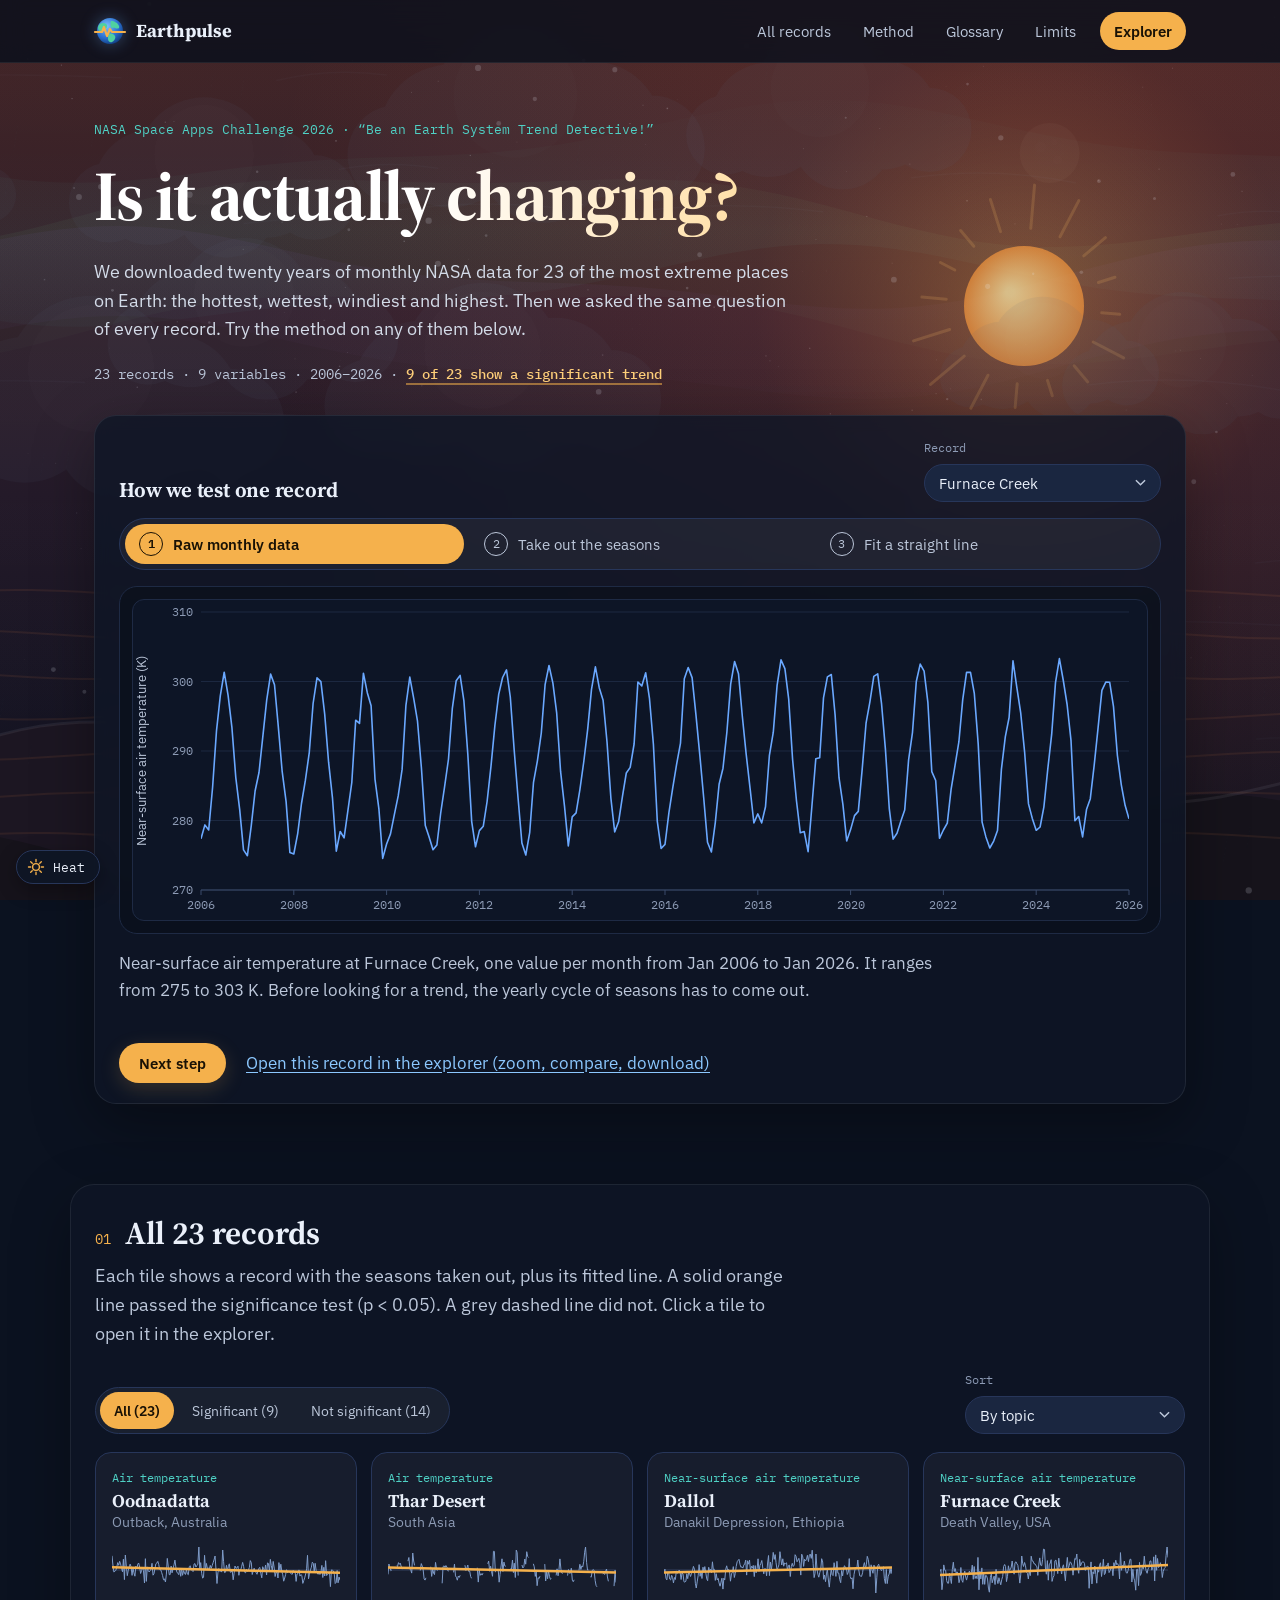
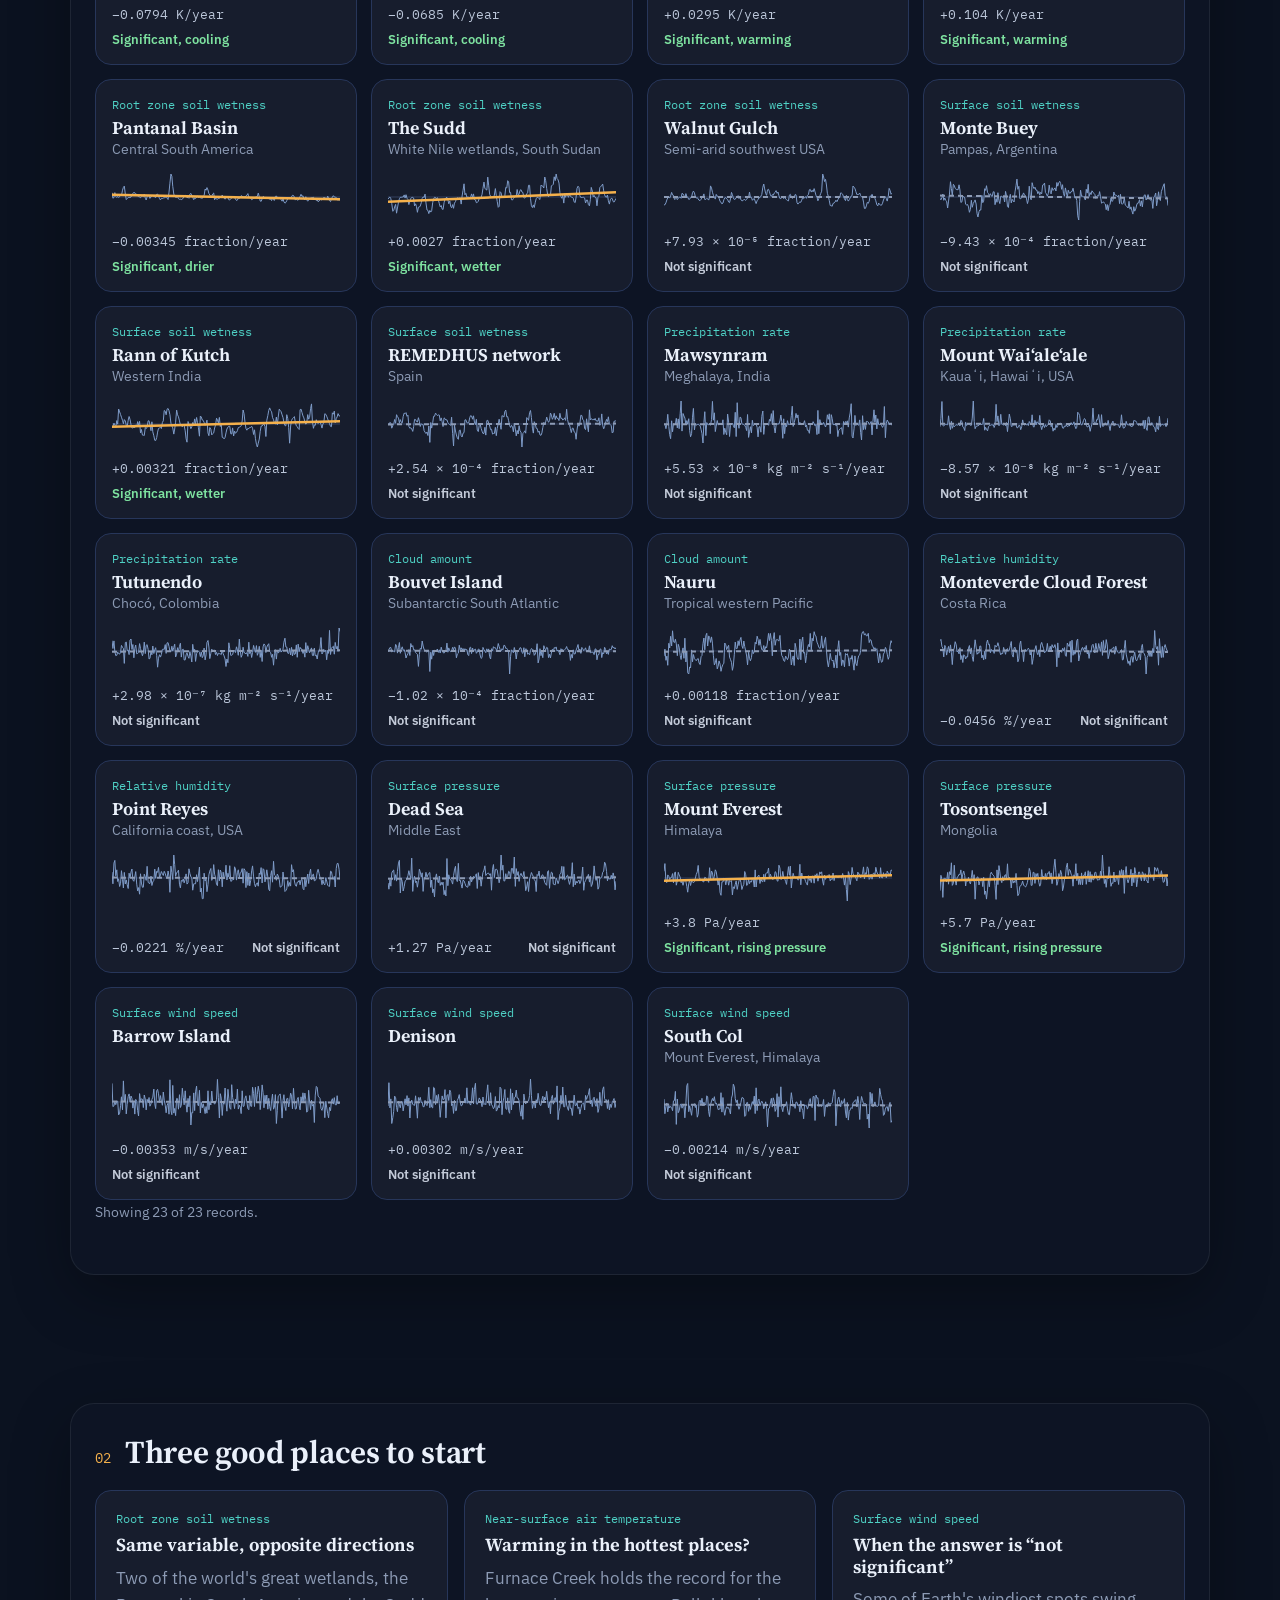
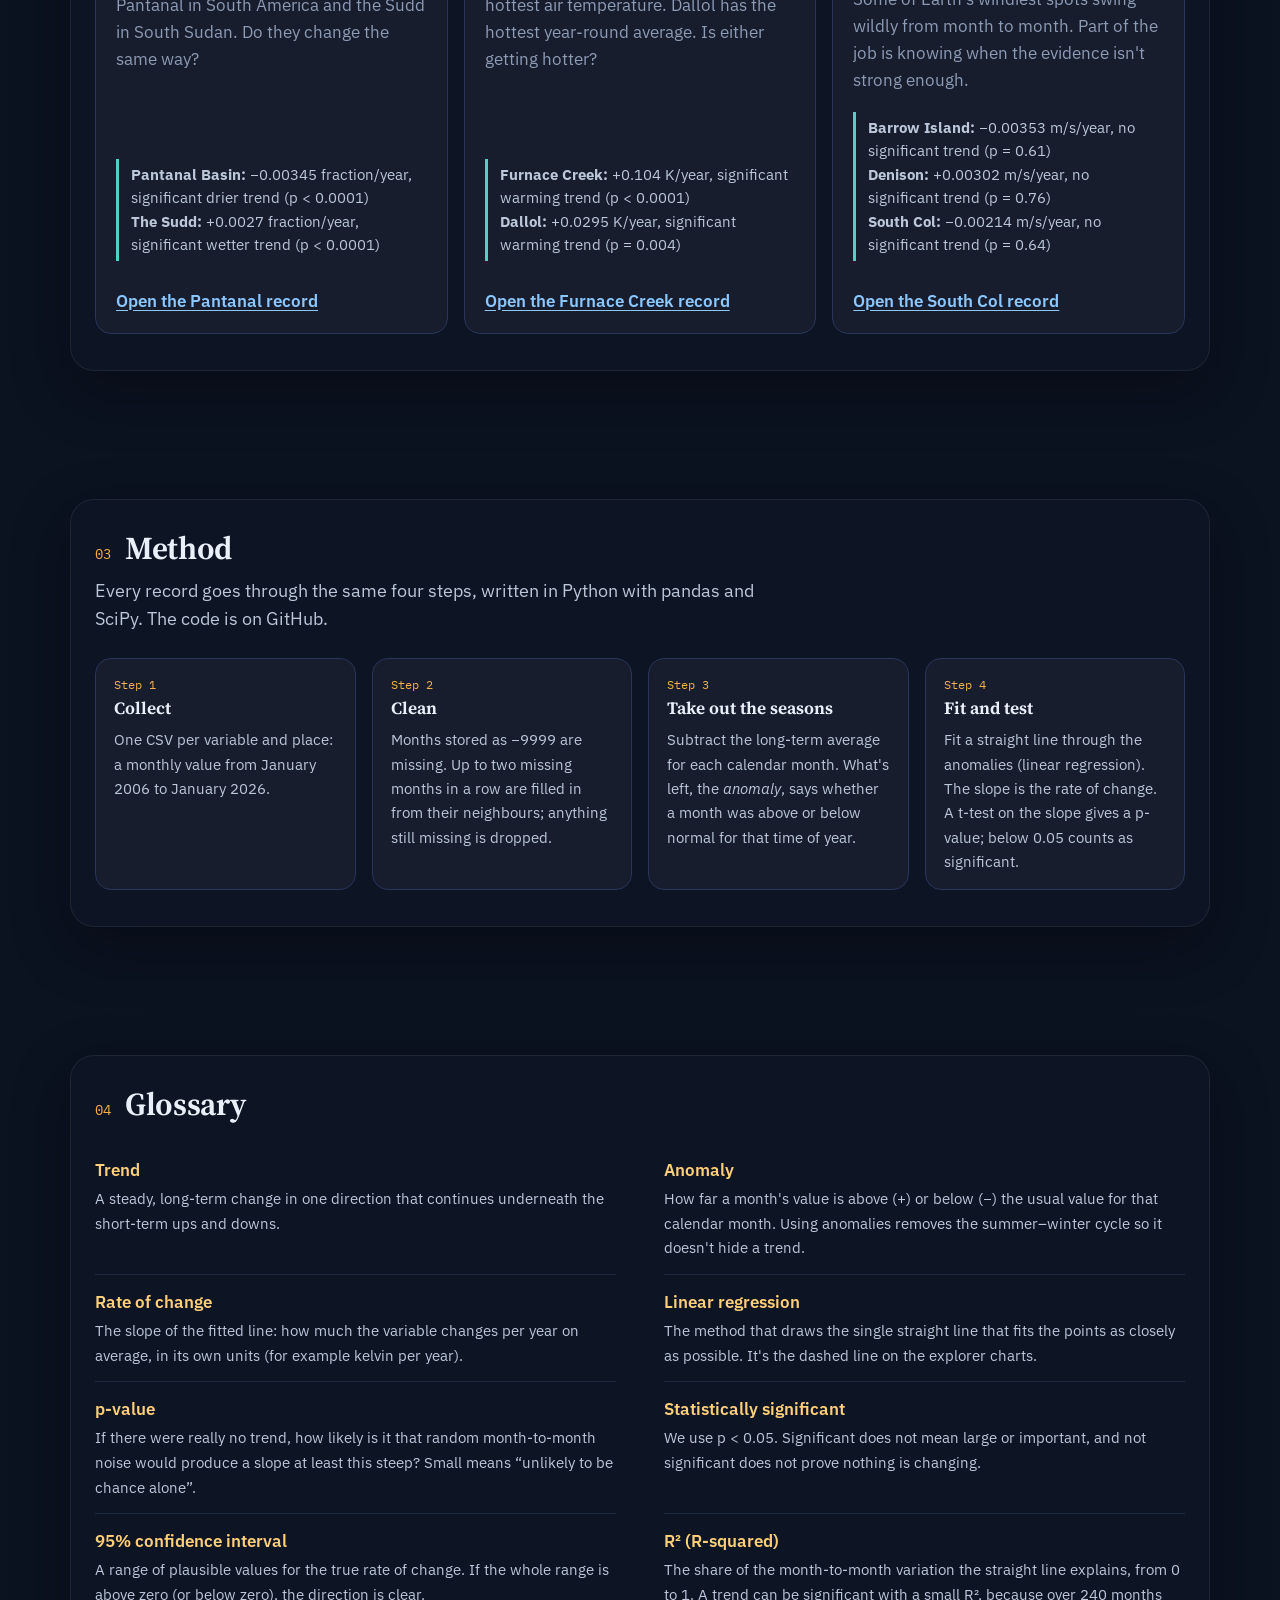
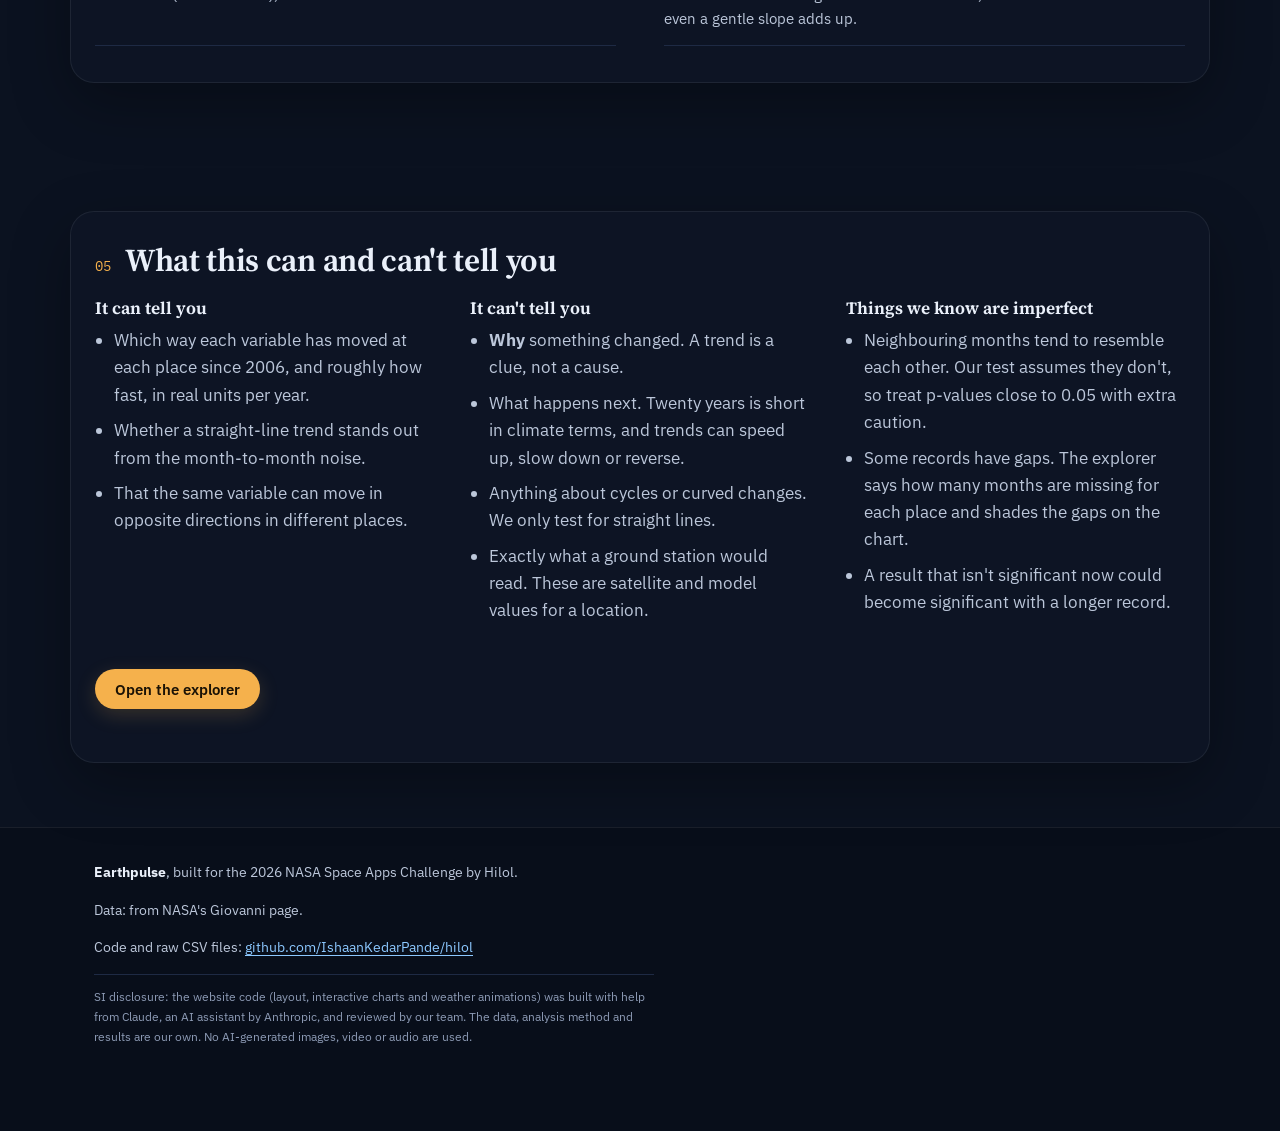
<file: index.html>
<!doctype html>
<html lang="en">
<head>
  <meta charset="utf-8">
  <meta name="viewport" content="width=device-width, initial-scale=1">
  <title>Earthpulse · 20 years of Earth's extremes</title>
  <meta name="description" content="Twenty years of monthly NASA Earth science data from 23 of the planet's most extreme places, tested one by one for a long-term trend. Built for the 2026 NASA Space Apps Challenge.">
  <meta name="ai-disclosure" content="Website code (HTML, CSS, JavaScript: layout, interactive charts, weather animations) was generated with the help of Claude (Anthropic), a Super Intelligence (SI) tool, and reviewed by team Hilol. Data analysis method and data: team Hilol, NASA Giovanni. No SI-generated images, video or audio.">
  <meta name="generator" content="Website code SI-assisted: Claude (Anthropic)">
  <link rel="preconnect" href="https://fonts.googleapis.com">
  <link rel="preconnect" href="https://fonts.gstatic.com" crossorigin>
  <link href="https://fonts.googleapis.com/css2?family=IBM+Plex+Mono:wght@400;500&family=IBM+Plex+Sans:wght@400;500;600&family=Source+Serif+4:opsz,wght@8..60,600..700&display=swap" rel="stylesheet">
  <link rel="stylesheet" href="assets/style.css?v=9">
  <link rel="icon" href="data:image/svg+xml,%3Csvg xmlns='http://www.w3.org/2000/svg' viewBox='0 0 32 32'%3E%3Ccircle cx='16' cy='16' r='13' fill='%232a6fcf'/%3E%3Cpath d='M6 9c3-2 6-1 7 1s-1 4-3 4-2 2-4 2-3-5 0-7zM17 6c3 0 7 2 8 5s-2 3-4 2-3 1-4-1 0-6 0-6zM15 19c2-1 5 0 6 2s-1 5-3 6-4-1-4-3 0-4 1-5z' fill='%234fd1a0'/%3E%3Cpath d='M1 17h7l2-5 3 9 3-7 2 3h13' fill='none' stroke='%23f5b14c' stroke-width='2.5' stroke-linecap='round' stroke-linejoin='round'/%3E%3C/svg%3E">
</head>
<body class="home">
<a class="skip" href="#main">Skip to content</a>

<header class="site-head">
  <div class="wrap">
    <a class="brand" href="./">
      <svg class="logo" viewBox="0 0 32 32" aria-hidden="true"><defs><radialGradient id="lg-earth" cx="38%" cy="32%" r="75%"><stop offset="0" stop-color="#7cc0ff"/><stop offset=".6" stop-color="#2a6fcf"/><stop offset="1" stop-color="#0f3a7a"/></radialGradient><clipPath id="lg-clip"><circle cx="16" cy="16" r="13"/></clipPath></defs><circle cx="16" cy="16" r="13" fill="url(#lg-earth)"/><g clip-path="url(#lg-clip)" fill="#4fd1a0"><path d="M6 9c3-2 6-1 7 1s-1 4-3 4-2 2-4 2-3-5 0-7z"/><path d="M17 6c3 0 7 2 8 5s-2 3-4 2-3 1-4-1 0-6 0-6z"/><path d="M15 19c2-1 5 0 6 2s-1 5-3 6-4-1-4-3 0-4 1-5z"/></g><path class="pulse" d="M1 17h7l2-5 3 9 3-7 2 3h13" fill="none" stroke="#f5b14c" stroke-width="2.2" stroke-linecap="round" stroke-linejoin="round"/></svg>
      Earthpulse
    </a>
    <button type="button" class="nav-toggle" aria-expanded="false" aria-controls="site-nav" aria-label="Open menu"><span></span><span></span><span></span></button>
    <nav id="site-nav" aria-label="Main">
      <ul>
        <li><a class="nl" href="#records">All records</a></li>
        <li><a class="nl" href="#method">Method</a></li>
        <li><a class="nl" href="#glossary">Glossary</a></li>
        <li><a class="nl" href="#limits">Limits</a></li>
        <li><a class="nl nav-cta" href="explore.html">Explorer</a></li>
      </ul>
    </nav>
  </div>
</header>

<main id="main">
  <!-- INTRO + INTERACTIVE DEMO -->
  <section class="intro" data-weather="heat" aria-labelledby="title">
    <div class="wrap">
      <p class="kicker">NASA Space Apps Challenge 2026 · “Be an Earth System Trend Detective!”</p>
      <h1 id="title">Is it actually changing?</h1>
      <p class="lede">We downloaded twenty years of monthly NASA data for 23 of the most extreme places on Earth: the hottest, wettest, windiest and highest. Then we asked the same question of every record. Try the method on any of them below.</p>
      <p class="facts" id="facts">Loading the records…</p>

      <div class="demo" aria-labelledby="demo-title">
        <div class="demo-top">
          <h2 id="demo-title" class="demo-title">How we test one record</h2>
          <label class="field" for="demo-series">Record
            <select id="demo-series"></select>
          </label>
        </div>
        <div class="demo-steps" role="group" aria-label="Steps of the method">
          <button type="button" data-step="1" aria-pressed="true"><span class="n">1</span>Raw monthly data</button>
          <button type="button" data-step="2" aria-pressed="false"><span class="n">2</span>Take out the seasons</button>
          <button type="button" data-step="3" aria-pressed="false"><span class="n">3</span>Fit a straight line</button>
        </div>
        <div id="demo-chart"></div>
        <p class="demo-caption" id="demo-caption" aria-live="polite"></p>
        <div class="demo-foot">
          <button type="button" class="btn" id="demo-next">Next step</button>
          <a id="demo-open" href="explore.html">Open this record in the explorer (zoom, compare, download)</a>
        </div>
      </div>
    </div>
  </section>

  <!-- ALL RECORDS -->
  <section id="records" data-weather="cloud" aria-labelledby="rec-title">
    <div class="wrap">
      <div class="sec-head"><span class="sec-num">01</span><h2 id="rec-title">All <span data-fact="series">23</span> records</h2></div>
      <p class="lede">Each tile shows a record with the seasons taken out, plus its fitted line. A solid orange line passed the significance test (p &lt; 0.05). A grey dashed line did not. Click a tile to open it in the explorer.</p>
      <div class="records-bar">
        <div class="seg" role="group" aria-label="Filter records" id="filter"></div>
        <label class="field" for="sort">Sort
          <select id="sort">
            <option value="topic">By topic</option>
            <option value="p">Strongest evidence first</option>
            <option value="place">Place, A to Z</option>
          </select>
        </label>
      </div>
      <ul class="tiles" id="tiles"></ul>
      <p class="muted small" id="tiles-count" aria-live="polite"></p>
    </div>
  </section>

  <!-- STARTING POINTS -->
  <section id="cases" data-weather="rain" aria-labelledby="c-title">
    <div class="wrap">
      <div class="sec-head"><span class="sec-num">02</span><h2 id="c-title">Three good places to start</h2></div>
      <div class="starts">
        <article>
          <p class="eyebrow">Root zone soil wetness</p>
          <h3>Same variable, opposite directions</h3>
          <p class="muted">Two of the world's great wetlands, the Pantanal in South America and the Sudd in South Sudan. Do they change the same way?</p>
          <p class="verdict" data-case="RootZoneSoil_Pantanal,RootZoneSoil_Sudd"></p>
          <a href="explore.html?series=RootZoneSoil_Pantanal">Open the Pantanal record</a>
        </article>
        <article>
          <p class="eyebrow">Near-surface air temperature</p>
          <h3>Warming in the hottest places?</h3>
          <p class="muted">Furnace Creek holds the record for the hottest air temperature. Dallol has the hottest year-round average. Is either getting hotter?</p>
          <p class="verdict" data-case="NearSurfaceAirTemperature_Furnace,NearSurfaceAirTemperature_Dallol"></p>
          <a href="explore.html?series=NearSurfaceAirTemperature_Furnace">Open the Furnace Creek record</a>
        </article>
        <article>
          <p class="eyebrow">Surface wind speed</p>
          <h3>When the answer is “not significant”</h3>
          <p class="muted">Some of Earth's windiest spots swing wildly from month to month. Part of the job is knowing when the evidence isn't strong enough.</p>
          <p class="verdict" data-case="SurfaceWindSpeed_Barrow,SurfaceWindSpeed_Denison,SurfaceWindSpeed_Southcol"></p>
          <a href="explore.html?series=SurfaceWindSpeed_Southcol">Open the South Col record</a>
        </article>
      </div>
    </div>
  </section>

  <!-- METHOD -->
  <section id="method" data-weather="wind" aria-labelledby="m-title">
    <div class="wrap">
      <div class="sec-head"><span class="sec-num">03</span><h2 id="m-title">Method</h2></div>
      <p class="lede">Every record goes through the same four steps, written in Python with pandas and SciPy. The code is on GitHub.</p>
      <ol class="method">
        <li><span class="n">Step 1</span><h3>Collect</h3><p>One CSV per variable and place: a monthly value from January 2006 to January 2026.</p></li>
        <li><span class="n">Step 2</span><h3>Clean</h3><p>Months stored as −9999 are missing. Up to two missing months in a row are filled in from their neighbours; anything still missing is dropped.</p></li>
        <li><span class="n">Step 3</span><h3>Take out the seasons</h3><p>Subtract the long-term average for each calendar month. What's left, the <em>anomaly</em>, says whether a month was above or below normal for that time of year.</p></li>
        <li><span class="n">Step 4</span><h3>Fit and test</h3><p>Fit a straight line through the anomalies (linear regression). The slope is the rate of change. A t-test on the slope gives a p-value; below 0.05 counts as significant.</p></li>
      </ol>
    </div>
  </section>

  <!-- GLOSSARY -->
  <section id="glossary" data-weather="mist" aria-labelledby="g-title">
    <div class="wrap">
      <div class="sec-head"><span class="sec-num">04</span><h2 id="g-title">Glossary</h2></div>
      <dl class="glossary">
        <div><dt>Trend</dt><dd>A steady, long-term change in one direction that continues underneath the short-term ups and downs.</dd></div>
        <div><dt>Anomaly</dt><dd>How far a month's value is above (+) or below (−) the usual value for that calendar month. Using anomalies removes the summer–winter cycle so it doesn't hide a trend.</dd></div>
        <div><dt>Rate of change</dt><dd>The slope of the fitted line: how much the variable changes per year on average, in its own units (for example kelvin per year).</dd></div>
        <div><dt>Linear regression</dt><dd>The method that draws the single straight line that fits the points as closely as possible. It's the dashed line on the explorer charts.</dd></div>
        <div><dt>p-value</dt><dd>If there were really no trend, how likely is it that random month-to-month noise would produce a slope at least this steep? Small means “unlikely to be chance alone”.</dd></div>
        <div><dt>Statistically significant</dt><dd>We use p &lt; 0.05. Significant does not mean large or important, and not significant does not prove nothing is changing.</dd></div>
        <div><dt>95% confidence interval</dt><dd>A range of plausible values for the true rate of change. If the whole range is above zero (or below zero), the direction is clear.</dd></div>
        <div><dt>R² (R-squared)</dt><dd>The share of the month-to-month variation the straight line explains, from 0 to 1. A trend can be significant with a small R², because over 240 months even a gentle slope adds up.</dd></div>
      </dl>
    </div>
  </section>

  <!-- LIMITS -->
  <section id="limits" data-weather="snow" aria-labelledby="l-title">
    <div class="wrap">
      <div class="sec-head"><span class="sec-num">05</span><h2 id="l-title">What this can and can't tell you</h2></div>
      <div class="limits">
        <div>
          <h3>It can tell you</h3>
          <ul class="clean">
            <li>Which way each variable has moved at each place since 2006, and roughly how fast, in real units per year.</li>
            <li>Whether a straight-line trend stands out from the month-to-month noise.</li>
            <li>That the same variable can move in opposite directions in different places.</li>
          </ul>
        </div>
        <div>
          <h3>It can't tell you</h3>
          <ul class="clean">
            <li><strong>Why</strong> something changed. A trend is a clue, not a cause.</li>
            <li>What happens next. Twenty years is short in climate terms, and trends can speed up, slow down or reverse.</li>
            <li>Anything about cycles or curved changes. We only test for straight lines.</li>
            <li>Exactly what a ground station would read. These are satellite and model values for a location.</li>
          </ul>
        </div>
        <div>
          <h3>Things we know are imperfect</h3>
          <ul class="clean">
            <li>Neighbouring months tend to resemble each other. Our test assumes they don't, so treat p-values close to 0.05 with extra caution.</li>
            <li>Some records have gaps. The explorer says how many months are missing for each place and shades the gaps on the chart.</li>
            <li>A result that isn't significant now could become significant with a longer record.</li>
          </ul>
        </div>
      </div>
      <p style="margin-top:36px"><a class="btn" href="explore.html">Open the explorer</a></p>
    </div>
  </section>
</main>

<footer>
  <div class="wrap">
    <p><strong>Earthpulse</strong>, built for the 2026 NASA Space Apps Challenge by Hilol.</p>
    <p>Data: from NASA's Giovanni page.</p>
    <p>Code and raw CSV files: <a href="https://github.com/IshaanKedarPande/hilol">github.com/IshaanKedarPande/hilol</a></p>
    <p class="si-note">SI disclosure: the website code (layout, interactive charts and weather animations) was built with help from Claude, an AI assistant by Anthropic, and reviewed by our team. The data, analysis method and results are our own. No AI-generated images, video or audio are used.</p>
  </div>
</footer>

<script src="assets/common.js?v=9"></script>
<script src="assets/chart.js?v=9"></script>
<script src="assets/home.js?v=9"></script>
<script src="assets/weather.js?v=9"></script>
</body>
</html>
</file>
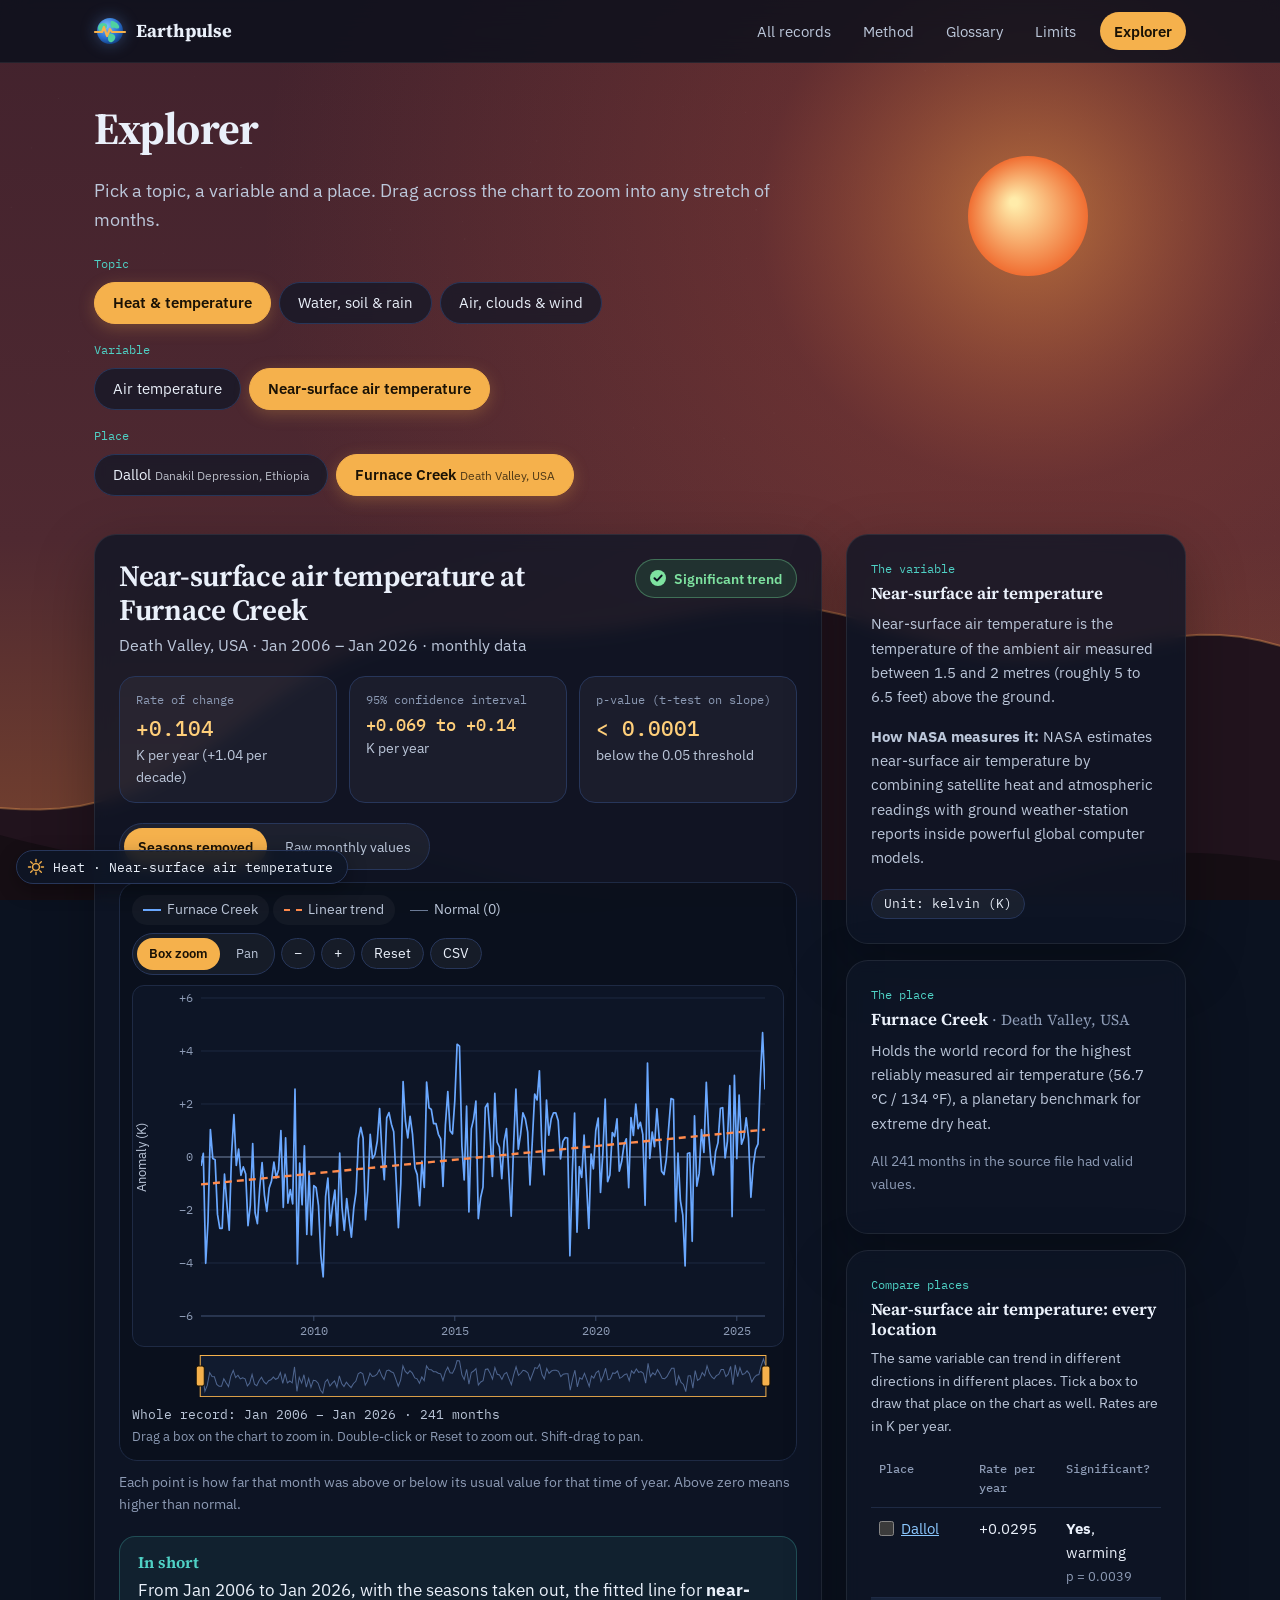
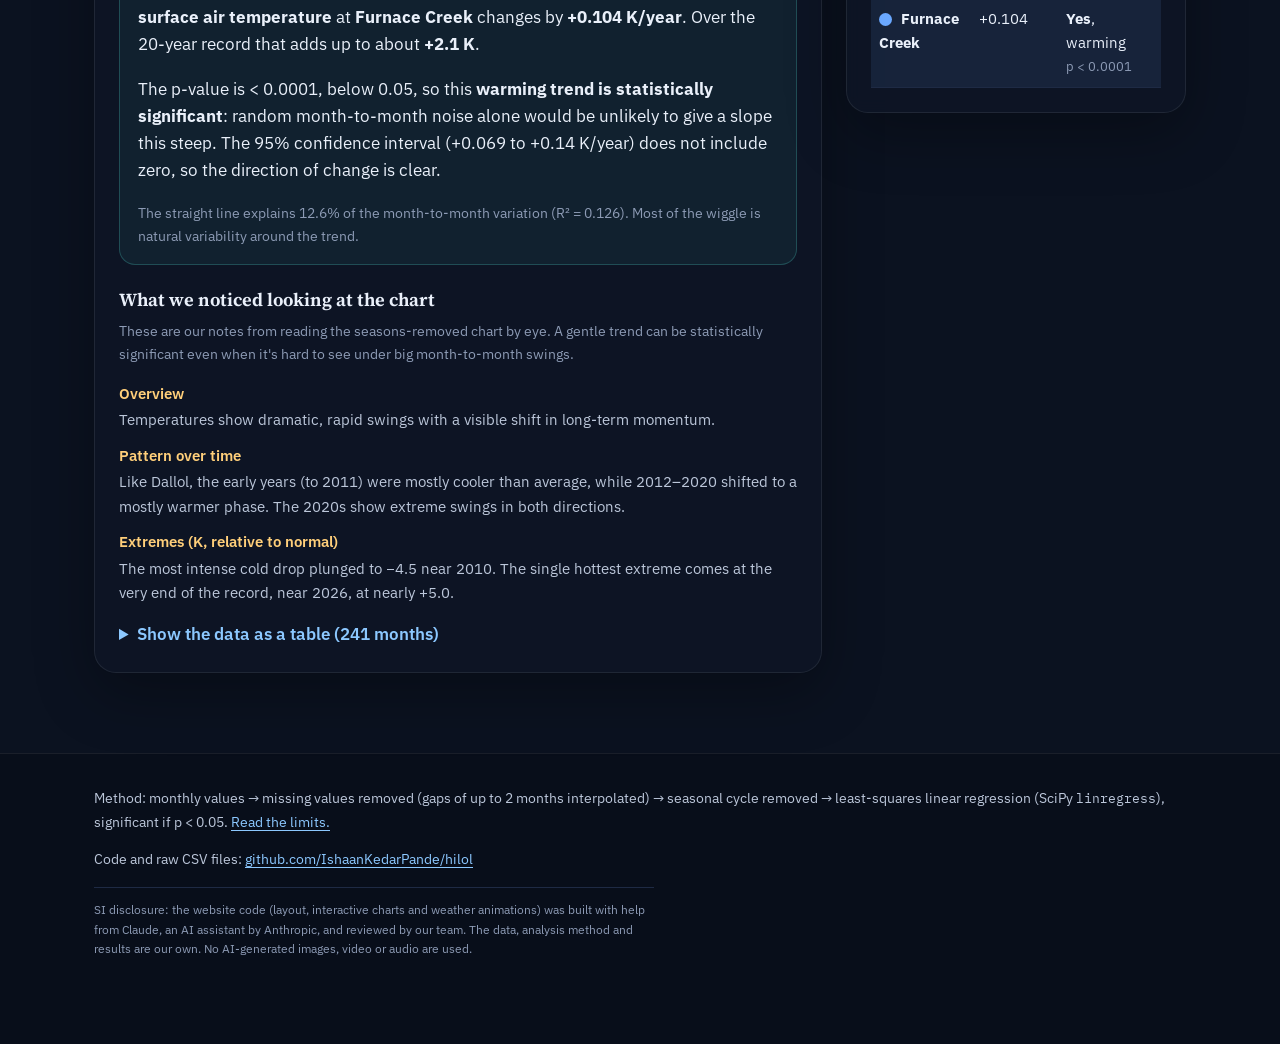
<file: explore.html>
<!doctype html>
<html lang="en">
<head>
  <meta charset="utf-8">
  <meta name="viewport" content="width=device-width, initial-scale=1">
  <title>Explorer · Earthpulse</title>
  <meta name="description" content="Pick an Earth science variable and a place, zoom into 20 years of monthly data, and see whether the trend is statistically significant.">
  <meta name="ai-disclosure" content="Website code (HTML, CSS, JavaScript: layout, interactive charts, weather animations) was generated with the help of Claude (Anthropic), a Super Intelligence (SI) tool, and reviewed by team Hilol. Data analysis method and data: team Hilol, NASA Giovanni. No SI-generated images, video or audio.">
  <meta name="generator" content="Website code SI-assisted: Claude (Anthropic)">
  <link rel="preconnect" href="https://fonts.googleapis.com">
  <link rel="preconnect" href="https://fonts.gstatic.com" crossorigin>
  <link href="https://fonts.googleapis.com/css2?family=IBM+Plex+Mono:wght@400;500&family=IBM+Plex+Sans:wght@400;500;600&family=Source+Serif+4:opsz,wght@8..60,600..700&display=swap" rel="stylesheet">
  <link rel="stylesheet" href="assets/style.css?v=9">
  <link rel="icon" href="data:image/svg+xml,%3Csvg xmlns='http://www.w3.org/2000/svg' viewBox='0 0 32 32'%3E%3Ccircle cx='16' cy='16' r='13' fill='%232a6fcf'/%3E%3Cpath d='M6 9c3-2 6-1 7 1s-1 4-3 4-2 2-4 2-3-5 0-7zM17 6c3 0 7 2 8 5s-2 3-4 2-3 1-4-1 0-6 0-6zM15 19c2-1 5 0 6 2s-1 5-3 6-4-1-4-3 0-4 1-5z' fill='%234fd1a0'/%3E%3Cpath d='M1 17h7l2-5 3 9 3-7 2 3h13' fill='none' stroke='%23f5b14c' stroke-width='2.5' stroke-linecap='round' stroke-linejoin='round'/%3E%3C/svg%3E">
</head>
<body data-sky="calm">
<a class="skip" href="#result">Skip to the result</a>

<header class="site-head">
  <div class="wrap">
    <a class="brand" href="./">
      <svg class="logo" viewBox="0 0 32 32" aria-hidden="true"><defs><radialGradient id="lg-earth" cx="38%" cy="32%" r="75%"><stop offset="0" stop-color="#7cc0ff"/><stop offset=".6" stop-color="#2a6fcf"/><stop offset="1" stop-color="#0f3a7a"/></radialGradient><clipPath id="lg-clip"><circle cx="16" cy="16" r="13"/></clipPath></defs><circle cx="16" cy="16" r="13" fill="url(#lg-earth)"/><g clip-path="url(#lg-clip)" fill="#4fd1a0"><path d="M6 9c3-2 6-1 7 1s-1 4-3 4-2 2-4 2-3-5 0-7z"/><path d="M17 6c3 0 7 2 8 5s-2 3-4 2-3 1-4-1 0-6 0-6z"/><path d="M15 19c2-1 5 0 6 2s-1 5-3 6-4-1-4-3 0-4 1-5z"/></g><path class="pulse" d="M1 17h7l2-5 3 9 3-7 2 3h13" fill="none" stroke="#f5b14c" stroke-width="2.2" stroke-linecap="round" stroke-linejoin="round"/></svg>
      Earthpulse
    </a>
    <button type="button" class="nav-toggle" aria-expanded="false" aria-controls="site-nav" aria-label="Open menu"><span></span><span></span><span></span></button>
    <nav id="site-nav" aria-label="Main">
      <ul>
        <li><a class="nl" href="./#records">All records</a></li>
        <li><a class="nl" href="./#method">Method</a></li>
        <li><a class="nl" href="./#glossary">Glossary</a></li>
        <li><a class="nl" href="./#limits">Limits</a></li>
        <li><a class="nl nav-cta" href="explore.html" aria-current="page">Explorer</a></li>
      </ul>
    </nav>
  </div>
</header>

<main id="main">
  <section class="explorer-head" aria-labelledby="ex-title">
    <div class="wrap">
      <h1 id="ex-title">Explorer</h1>
      <p class="lede">Pick a topic, a variable and a place. Drag across the chart to zoom into any stretch of months.</p>
      <div class="steps">
        <div>
          <span class="q-label" id="q1">Topic</span>
          <div class="chips" role="group" aria-labelledby="q1" id="cat-chips"></div>
        </div>
        <div>
          <span class="q-label" id="q2">Variable</span>
          <div class="chips" role="group" aria-labelledby="q2" id="var-chips"></div>
        </div>
        <div>
          <span class="q-label" id="q3">Place</span>
          <div class="chips" role="group" aria-labelledby="q3" id="loc-chips"></div>
        </div>
      </div>
    </div>
  </section>

  <section class="explorer-body" id="result" tabindex="-1">
    <div class="wrap">
      <div id="app"><div class="loading">Loading data…</div></div>
    </div>
  </section>
</main>

<footer>
  <div class="wrap">
    <p>Method: monthly values → missing values removed (gaps of up to 2 months interpolated) → seasonal cycle removed → least-squares linear regression (SciPy <code>linregress</code>), significant if p &lt; 0.05. <a href="./#limits">Read the limits.</a></p>
    <p>Code and raw CSV files: <a href="https://github.com/IshaanKedarPande/hilol">github.com/IshaanKedarPande/hilol</a></p>
    <p class="si-note">SI disclosure: the website code (layout, interactive charts and weather animations) was built with help from Claude, an AI assistant by Anthropic, and reviewed by our team. The data, analysis method and results are our own. No AI-generated images, video or audio are used.</p>
  </div>
</footer>

<script src="assets/common.js?v=9"></script>
<script src="assets/chart.js?v=9"></script>
<script src="assets/weather.js?v=9"></script>
<script src="assets/explore.js?v=9"></script>
</body>
</html>
</file>
<file: assets/style.css>
/* SI disclosure: this file was generated with the help of Claude (Anthropic), a Super Intelligence tool, and reviewed by team Hilol. */
/* Earth System Trend Detective: shared styles
   Theme "Storm Night": midnight navy, sunset amber, aurora teal. */
:root {
  color-scheme: dark;
  --bg: #0b1220;          /* midnight */
  --surface: #131d31;
  --surface-2: #1a2640;
  --glass: rgba(14, 22, 38, .80);
  --line: #27365a;
  --line-soft: #1e2a44;
  --ink: #eaf0fa;
  --ink-2: #bcc7da;
  --ink-3: #8d9bb5;

  --amber: #f5b14c;       /* sunset */
  --amber-2: #ffcf7a;
  --teal: #4fd1c5;        /* aurora */
  --link: #8cc8ff;
  --data: #6aa8ff;

  --sig-ink: #7ee2a0; --sig-bg: rgba(46, 160, 90, .18);
  --ns-ink: #c3cad8;  --ns-bg: rgba(140, 155, 180, .16);

  --r: 16px;
  --r-sm: 12px;
  --maxw: 1140px;
  --sans: "IBM Plex Sans", system-ui, -apple-system, "Segoe UI", Roboto, sans-serif;
  --serif: "Source Serif 4", Georgia, "Times New Roman", serif;
  --mono: "IBM Plex Mono", ui-monospace, "Cascadia Mono", Consolas, monospace;
}

* { box-sizing: border-box; }
html { scroll-behavior: smooth; background: var(--bg); }
@media (prefers-reduced-motion: reduce) { html { scroll-behavior: auto; } * { animation: none !important; transition: none !important; } }

body { margin: 0; font-family: var(--sans); font-size: 17px; line-height: 1.6; color: var(--ink); background: transparent; }
a { color: var(--link); text-underline-offset: 3px; }
h1, h2, h3 { font-family: var(--serif); font-weight: 650; line-height: 1.15; margin: 0 0 .5em; }
h1 { font-size: clamp(2.4rem, 6vw, 4.4rem); font-weight: 700; letter-spacing: -0.02em; }
h2 { font-size: clamp(1.5rem, 2.8vw, 2rem); letter-spacing: -0.01em; }
h3 { font-size: 1.15rem; }
p { margin: 0 0 1em; }
code { font-family: var(--mono); font-size: .9em; }
.wrap { max-width: var(--maxw); margin: 0 auto; padding: 0 24px; }
.lede { font-size: 1.12rem; color: var(--ink-2); max-width: 64ch; }
.muted { color: var(--ink-3); }
.small { font-size: .9rem; }
.eyebrow { font-family: var(--mono); font-size: .78rem; color: var(--teal); margin-bottom: .4em; }
.sr-only { position: absolute; width: 1px; height: 1px; padding: 0; margin: -1px; overflow: hidden; clip: rect(0,0,0,0); border: 0; }

.skip { position: absolute; left: -999px; top: 8px; background: var(--amber); color: #1a1205; padding: 8px 14px; border-radius: 999px; z-index: 100; }
.skip:focus { left: 8px; }
:focus-visible { outline: 2px solid var(--amber); outline-offset: 2px; }

/* background canvas (assets/weather.js) */
#sky { position: fixed; inset: 0; width: 100%; height: 100%; z-index: -1; pointer-events: none; display: block; }

/* ---------- Header ---------- */
.site-head { position: sticky; top: 0; z-index: 50; background: rgba(9, 15, 27, .82); -webkit-backdrop-filter: blur(12px); backdrop-filter: blur(12px); border-bottom: 1px solid rgba(255, 255, 255, .07); }
.site-head .wrap { display: flex; align-items: center; justify-content: space-between; gap: 8px 16px; min-height: 62px; }
.brand { display: flex; align-items: center; gap: 10px; color: var(--ink); text-decoration: none; font-family: var(--serif); font-weight: 700; font-size: 1.15rem; }
.brand .logo { width: 32px; height: 32px; flex: none; overflow: visible; filter: drop-shadow(0 0 8px rgba(106, 168, 255, .35)); }
.brand .logo .pulse { stroke-dasharray: 60; animation: pulse-draw 3.2s ease-in-out infinite; }
@keyframes pulse-draw { 0% { stroke-dashoffset: 60; } 45%, 75% { stroke-dashoffset: 0; } 100% { stroke-dashoffset: -60; } }
.site-head ul { list-style: none; display: flex; align-items: center; gap: 4px; margin: 0; padding: 0; }
.site-head a.nl { color: var(--ink-2); text-decoration: none; font-size: .95rem; padding: 7px 14px; border-radius: 999px; display: inline-block; }
.site-head a.nl:hover { color: var(--ink); background: rgba(255, 255, 255, .07); }
.site-head a.nav-cta { background: var(--amber); color: #1a1205; font-weight: 600; margin-left: 6px; }
.site-head a.nav-cta:hover { background: var(--amber-2); color: #1a1205; }
.nav-toggle { display: none; }

/* ---------- Buttons & form controls ---------- */
.btn { display: inline-flex; align-items: center; gap: 8px; padding: 10px 20px; border-radius: 999px; font: 600 .95rem var(--sans); text-decoration: none; border: 0; background: var(--amber); color: #1a1205; cursor: pointer; box-shadow: 0 6px 20px rgba(245, 177, 76, .18); }
.btn:hover { background: var(--amber-2); }
.field { display: inline-flex; flex-direction: column; gap: 6px; font-family: var(--mono); font-size: .76rem; color: var(--ink-3); }
select { font: .95rem var(--sans); color: var(--ink); background-color: var(--surface-2); border: 1px solid var(--line); border-radius: 999px; padding: 8px 36px 8px 14px; min-width: 220px; max-width: 100%; cursor: pointer;
  appearance: none; -webkit-appearance: none;
  background-image: url("data:image/svg+xml,%3Csvg xmlns='http://www.w3.org/2000/svg' viewBox='0 0 12 8'%3E%3Cpath d='M1 1.5 6 6.5 11 1.5' stroke='%23bcc7da' stroke-width='1.6' fill='none'/%3E%3C/svg%3E");
  background-repeat: no-repeat; background-position: right 14px center; background-size: 11px; }
select:hover { border-color: var(--amber); }
optgroup { background: var(--surface); color: var(--amber); font-weight: 700; font-style: normal; }  /* variable headings */
option { background: var(--surface); color: var(--ink); font-weight: 400; }                     /* places */

.seg { display: inline-flex; gap: 4px; padding: 4px; border-radius: 999px; background: rgba(255, 255, 255, .05); border: 1px solid var(--line); }
.seg button { border: 0; background: transparent; padding: 7px 14px; border-radius: 999px; font: inherit; font-size: .9rem; color: var(--ink-2); cursor: pointer; white-space: nowrap; }
.seg button:hover { color: var(--ink); background: rgba(255, 255, 255, .07); }
.seg button[aria-pressed="true"] { background: var(--amber); color: #1a1205; font-weight: 600; }

/* ---------- Landing ---------- */
section { padding: 64px 0; }
.intro { padding: 56px 0 56px; }
.kicker { font-family: var(--mono); font-size: .82rem; color: var(--teal); margin-bottom: 16px; }
.intro h1 { margin-bottom: .3em; background: linear-gradient(100deg, #ffffff 30%, var(--amber-2) 75%, var(--amber)); -webkit-background-clip: text; background-clip: text; color: transparent; }
.intro .lede { color: #d3dbe8; }
.facts { font-family: var(--mono); font-size: .9rem; color: var(--ink-2); margin: 18px 0 30px; }
.facts strong { color: var(--amber-2); font-weight: 500; border-bottom: 2px solid rgba(245, 177, 76, .55); }

.demo { background: var(--glass); -webkit-backdrop-filter: blur(8px); backdrop-filter: blur(8px); border: 1px solid rgba(255, 255, 255, .08); border-radius: 22px; padding: 22px 24px 20px; box-shadow: 0 20px 60px rgba(0, 0, 0, .35); }
.demo-top { display: flex; justify-content: space-between; align-items: flex-end; gap: 12px 20px; flex-wrap: wrap; margin-bottom: 16px; }
.demo-title { font-size: 1.3rem; margin: 0; }
.demo-steps { display: grid; grid-template-columns: repeat(3, 1fr); gap: 6px; padding: 5px; border-radius: 999px; background: rgba(255, 255, 255, .05); border: 1px solid var(--line); margin-bottom: 16px; }
.demo-steps button { font: inherit; font-size: .95rem; text-align: left; padding: 8px 14px; background: transparent; border: 0; border-radius: 999px; cursor: pointer; color: var(--ink-2); display: flex; gap: 10px; align-items: center; }
.demo-steps button:hover { background: rgba(255, 255, 255, .07); color: var(--ink); }
.demo-steps .n { font-family: var(--mono); font-size: .78rem; width: 24px; height: 24px; display: grid; place-items: center; border: 1px solid currentColor; border-radius: 50%; flex: none; }
.demo-steps button[aria-pressed="true"] { background: var(--amber); color: #1a1205; font-weight: 600; }
.demo-caption { color: var(--ink-2); min-height: 4.8em; margin: 16px 0 12px; max-width: 82ch; }
.demo-foot { display: flex; gap: 12px 20px; align-items: center; flex-wrap: wrap; }

.sec-head { display: flex; align-items: baseline; gap: 14px; margin-bottom: 10px; }
.sec-num { font-family: var(--mono); font-size: .85rem; color: var(--amber); }
.sec-head h2 { margin: 0; }

/* home: content sits on dark glass sheets over the weather */
.home section:not(.intro) > .wrap { background: var(--glass); -webkit-backdrop-filter: blur(8px); backdrop-filter: blur(8px); border: 1px solid rgba(255, 255, 255, .07); border-radius: 24px; padding-top: 30px; padding-bottom: 36px; box-shadow: 0 20px 60px rgba(0, 0, 0, .3); }

#records { padding-top: 24px; }
.records-bar { display: flex; justify-content: space-between; align-items: flex-end; gap: 12px; flex-wrap: wrap; margin: 22px 0 18px; }
.tiles { list-style: none; margin: 0; padding: 0; display: grid; grid-template-columns: repeat(auto-fill, minmax(240px, 1fr)); gap: 14px; }
.tile a { display: flex; flex-direction: column; height: 100%; padding: 16px 16px 14px; background: rgba(255, 255, 255, .04); border: 1px solid var(--line); border-radius: var(--r); color: var(--ink); text-decoration: none; transition: transform .15s, border-color .15s, background .15s; }
.tile a:hover { border-color: var(--amber); background: rgba(255, 255, 255, .07); transform: translateY(-2px); }
.t-var { font-family: var(--mono); font-size: .74rem; color: var(--teal); }
.t-place { font-family: var(--serif); font-weight: 650; font-size: 1.12rem; line-height: 1.25; margin-top: 2px; }
.t-region { font-size: .85rem; color: var(--ink-3); min-height: 1.4em; }
.tile svg { display: block; width: 100%; height: 52px; margin: 10px 0 8px; }
.sp-zero { stroke: #33415f; stroke-width: 1; vector-effect: non-scaling-stroke; }
.sp-line { fill: none; stroke: #7f9cc9; stroke-width: 1; vector-effect: non-scaling-stroke; }
.sp-trend { fill: none; stroke: #8d9bb5; stroke-width: 2; stroke-dasharray: 5 4; vector-effect: non-scaling-stroke; }
.sp-trend.sig { stroke: var(--amber); stroke-width: 2.5; stroke-dasharray: none; }
.t-foot { display: flex; justify-content: space-between; gap: 4px 8px; align-items: baseline; margin-top: auto; font-size: .82rem; flex-wrap: wrap; }
.t-rate { font-family: var(--mono); color: var(--ink-2); }
.t-verdict { font-weight: 600; color: var(--ns-ink); }
.tile.sig .t-verdict { color: var(--sig-ink); }

.starts { display: grid; grid-template-columns: repeat(3, 1fr); gap: 16px; margin-top: 20px; }
.starts article { padding: 18px 20px; border-radius: var(--r); background: rgba(255, 255, 255, .04); border: 1px solid var(--line); display: flex; flex-direction: column; }
.starts .verdict { font-size: .92rem; border-left: 3px solid var(--teal); padding: 4px 0 4px 12px; margin-top: auto; color: var(--ink-2); }
.starts a { margin-top: 12px; font-weight: 600; }

.method { list-style: none; padding: 0; margin: 24px 0 0; display: grid; grid-template-columns: repeat(4, 1fr); gap: 16px; }
.method li { padding: 16px 18px; border-radius: var(--r); background: rgba(255, 255, 255, .04); border: 1px solid var(--line); }
.method .n { font-family: var(--mono); font-size: .78rem; color: var(--amber); display: block; margin-bottom: 4px; }
.method h3 { font-size: 1.08rem; }
.method p { color: var(--ink-2); font-size: .95rem; margin: 0; }

.glossary { display: grid; grid-template-columns: 1fr 1fr; gap: 0 48px; margin: 20px 0 0; }
.glossary > div { padding: 14px 0; border-bottom: 1px solid var(--line-soft); }
.glossary dt { font-weight: 600; margin-bottom: 2px; color: var(--amber-2); }
.glossary dd { margin: 0; color: var(--ink-2); font-size: .96rem; }

.limits { display: grid; grid-template-columns: repeat(3, 1fr); gap: 36px; margin-top: 20px; }
.limits h3 { font-size: 1.08rem; }
ul.clean { padding-left: 1.1em; margin: 0; color: var(--ink-2); }
ul.clean li { margin-bottom: .5em; }

footer { border-top: 1px solid rgba(255, 255, 255, .07); padding: 32px 0 72px; font-size: .9rem; color: var(--ink-2); background: rgba(9, 15, 27, .85); }
footer strong { color: var(--ink); }
.si-note { font-size: .78rem; color: var(--ink-3); border-top: 1px solid var(--line-soft); padding-top: 12px; margin-top: 16px; max-width: 80ch; }

/* weather label */
.wx-chip { position: fixed; left: 16px; bottom: 16px; z-index: 40; display: flex; align-items: center; gap: 8px; padding: 7px 14px 7px 10px; font: .8rem var(--mono); color: var(--ink); background: rgba(14, 22, 38, .88); -webkit-backdrop-filter: blur(8px); backdrop-filter: blur(8px); border: 1px solid var(--line); border-radius: 999px; pointer-events: none; box-shadow: 0 6px 20px rgba(0, 0, 0, .3); }
.wx-chip svg { width: 18px; height: 18px; fill: none; stroke: var(--amber); stroke-width: 1.8; stroke-linecap: round; stroke-linejoin: round; }
.wx-chip[data-scene="rain"] svg, .wx-chip[data-scene="snow"] svg, .wx-chip[data-scene="mist"] svg { stroke: var(--teal); }
@media print { #sky, .wx-chip { display: none; } }

/* ---------- Explorer ---------- */
.explorer-head { padding: 40px 0 30px; }
.explorer-head h1 { font-size: clamp(2rem, 4vw, 2.8rem); }
.steps { display: grid; gap: 16px; margin-top: 20px; }
.q-label { font-family: var(--mono); font-size: .78rem; color: var(--teal); margin-bottom: 8px; display: block; }
.chips { display: flex; flex-wrap: wrap; gap: 8px; }
.chip { border: 1px solid var(--line); background: rgba(14, 22, 38, .7); -webkit-backdrop-filter: blur(6px); backdrop-filter: blur(6px); color: var(--ink); padding: 8px 18px; border-radius: 999px; font: inherit; font-size: .93rem; cursor: pointer; transition: border-color .15s, background .15s; }
.chip:hover { border-color: var(--amber); }
.chip[aria-pressed="true"] { background: var(--amber); color: #1a1205; border-color: var(--amber); font-weight: 600; box-shadow: 0 4px 16px rgba(245, 177, 76, .25); }
.chip small { opacity: .75; font-weight: 400; }

.explorer-body { padding: 8px 0 80px; }
.explorer-body:focus { outline: none; }
.result-grid { display: grid; grid-template-columns: minmax(0, 1fr) 340px; gap: 24px; align-items: start; }
.panel { background: var(--glass); -webkit-backdrop-filter: blur(8px); backdrop-filter: blur(8px); border: 1px solid rgba(255, 255, 255, .08); border-radius: 22px; padding: 24px; box-shadow: 0 20px 60px rgba(0, 0, 0, .3); }

.headline { display: grid; grid-template-columns: 1fr auto; gap: 16px; align-items: start; margin-bottom: 18px; }
.headline h2 { font-size: clamp(1.35rem, 2.6vw, 1.85rem); margin-bottom: .2em; }
.where { color: var(--ink-2); font-size: .98rem; }

.badge { display: inline-flex; align-items: center; gap: 8px; padding: 7px 14px; border-radius: 999px; font-weight: 600; font-size: .9rem; white-space: nowrap; }
.badge.sig { background: var(--sig-bg); color: var(--sig-ink); border: 1px solid rgba(126, 226, 160, .35); }
.badge.notsig { background: var(--ns-bg); color: var(--ns-ink); border: 1px solid rgba(195, 202, 216, .25); }
.badge svg { width: 16px; height: 16px; flex: none; }

.stats { display: grid; grid-template-columns: repeat(3, 1fr); gap: 12px; margin: 6px 0 20px; }
.stat { background: rgba(255, 255, 255, .04); border: 1px solid var(--line); border-radius: var(--r); padding: 14px 16px; }
.stat .k { font-family: var(--mono); font-size: .74rem; color: var(--ink-3); }
.stat .v { font-family: var(--mono); font-size: 1.3rem; font-weight: 500; margin-top: 2px; word-break: break-word; color: var(--amber-2); }
.stat .s { font-size: .85rem; color: var(--ink-2); }

.toolbar { display: flex; justify-content: space-between; align-items: center; gap: 12px; flex-wrap: wrap; margin-bottom: 12px; }
.chart-caption { font-size: .88rem; color: var(--ink-3); margin-top: 10px; }

.plain { background: rgba(79, 209, 197, .07); border: 1px solid rgba(79, 209, 197, .25); border-radius: var(--r); padding: 16px 18px; margin-top: 20px; }
.plain h3 { font-size: 1rem; margin-bottom: 6px; color: var(--teal); }
.plain p:last-child { margin-bottom: 0; }

.notes dt { font-weight: 600; font-size: .92rem; margin-top: 12px; color: var(--amber-2); }
.notes dd { margin: 2px 0 0; color: var(--ink-2); font-size: .95rem; }

aside .panel + .panel { margin-top: 16px; }
aside h3 { font-size: 1.05rem; }
aside p, aside li { font-size: .95rem; color: var(--ink-2); }
.unit-chip { font-family: var(--mono); font-size: .8rem; background: rgba(255, 255, 255, .05); border: 1px solid var(--line); border-radius: 999px; padding: 4px 12px; display: inline-block; margin-top: 4px; }

table.compare { width: 100%; border-collapse: collapse; font-size: .92rem; }
table.compare th, table.compare td { text-align: left; padding: 9px 8px; border-bottom: 1px solid var(--line-soft); vertical-align: top; }
table.compare th { font-family: var(--mono); font-weight: 500; font-size: .74rem; color: var(--ink-3); }
table.compare tr.current { background: rgba(106, 168, 255, .1); }
table.compare button { background: none; border: 0; padding: 0; color: var(--link); font: inherit; text-decoration: underline; cursor: pointer; text-align: left; }
.ov { display: inline-flex; align-items: center; width: 22px; vertical-align: -2px; }
.ov input { width: 15px; height: 15px; margin: 0; cursor: pointer; }
.swatch { display: inline-block; width: 13px; height: 13px; border-radius: 50%; }
.table-scroll { overflow-x: auto; }

details.data-table summary { cursor: pointer; font-weight: 600; color: var(--link); margin-top: 16px; }
details.data-table .table-scroll { max-height: 300px; overflow: auto; margin-top: 8px; }

.loading { padding: 40px; text-align: center; color: var(--ink-3); }
.error { padding: 16px 18px; background: rgba(220, 60, 60, .15); color: #ffb4b4; border-radius: var(--r-sm); }

/* ---------- Interactive chart (assets/chart.js), dark ---------- */
.tdc { color: var(--ink); background: rgba(8, 13, 24, .55); border: 1px solid var(--line-soft); border-radius: 18px; padding: 12px; }
.tdc .seg button { padding: 5px 12px; font-size: .84rem; }
.tdc-bar { display: flex; justify-content: space-between; align-items: center; gap: 8px 16px; flex-wrap: wrap; margin-bottom: 10px; }
.tdc-legend { display: flex; flex-wrap: wrap; gap: 4px; }
.lg { display: inline-flex; align-items: center; gap: 6px; font: inherit; font-size: .85rem; color: var(--ink-2); background: rgba(255, 255, 255, .04); border: 1px solid transparent; border-radius: 999px; padding: 3px 10px; cursor: pointer; }
button.lg:hover { border-color: var(--line); color: var(--ink); }
button.lg[aria-pressed="false"] { opacity: .45; text-decoration: line-through; }
.lg.static { cursor: default; background: none; }
.lg i { display: inline-block; width: 18px; height: 0; border-top: 2px solid var(--data); }
.lg i.zero { border-top: 1px solid #6b7a96; }
.lg i.gapsw { width: 14px; height: 11px; border: 0; background: repeating-linear-gradient(135deg, #34446a 0 2.5px, transparent 2.5px 6px); }
.tdc-tools { display: flex; gap: 6px; align-items: center; flex-wrap: wrap; }
.tbtn { font: inherit; font-size: .85rem; min-width: 34px; padding: 5px 12px; background: rgba(255, 255, 255, .05); color: var(--ink); border: 1px solid var(--line); border-radius: 999px; cursor: pointer; line-height: 1.4; }
.tbtn:hover { border-color: var(--amber); }

.tdc-plot { position: relative; background: #0d1526; border: 1px solid var(--line-soft); border-radius: 12px; }
.tdc-main { display: block; width: 100%; height: auto; overflow: visible; touch-action: pan-y; user-select: none; -webkit-user-select: none; }
.tdc-main .axis text { font: 12px var(--mono); fill: var(--ink-3); }
.tdc-main .axis .ylab { font-family: var(--sans); font-size: 12.5px; fill: var(--ink-2); }
.tdc-main .grid { stroke: #1c2840; }
.tdc-main .tick, .tdc-main .base { stroke: #3a4a6a; }
.tdc-main .zero { stroke: #6b7a96; stroke-width: 1; }
.tdc-main .hx { stroke: var(--ink); stroke-opacity: .35; }
.tdc-main .sel { fill: rgba(245, 177, 76, .12); stroke: var(--amber); stroke-width: 1; stroke-dasharray: 4 3; pointer-events: none; }
.tdc .tdc-main .hit { cursor: crosshair; }
.tdc.pan .tdc-main .hit { cursor: grab; }
.tdc.pan.dragging .tdc-main .hit { cursor: grabbing; }

.tdc-over { display: block; width: 100%; height: auto; margin-top: 8px; touch-action: none; user-select: none; -webkit-user-select: none; }
.tdc-over .o-bg { fill: #111b2f; cursor: crosshair; }
.tdc-over .o-line { fill: none; stroke: #4f6690; stroke-width: 1; pointer-events: none; }
.tdc-over .o-dim { fill: rgba(8, 13, 24, .65); pointer-events: none; }
.tdc-over .o-win { fill: transparent; stroke: var(--amber); stroke-width: 1; cursor: grab; }
.tdc-over .o-h { fill: var(--amber); stroke: #1a1205; cursor: ew-resize; }

.tdc-status { display: flex; justify-content: space-between; gap: 2px 16px; flex-wrap: wrap; font-size: .8rem; color: var(--ink-3); margin-top: 8px; }
.tdc-range { font-family: var(--mono); color: var(--ink-2); }

.tooltip { position: absolute; z-index: 2; pointer-events: none; background: #1a2640; border: 1px solid var(--line); color: var(--ink); font-size: .8rem; padding: 8px 10px; border-radius: 10px; line-height: 1.45; white-space: nowrap; transform: translate(-50%, calc(-100% - 12px)); opacity: 0; transition: opacity .1s; box-shadow: 0 8px 24px rgba(0, 0, 0, .4); }
.tooltip.below { transform: translate(-50%, 14px); }
.tooltip b { font-weight: 600; }
.tooltip i { display: inline-block; width: 8px; height: 8px; border-radius: 50%; margin-right: 6px; }
.tooltip i.dash { width: 12px; height: 0; border-radius: 0; border-top: 2px dashed; background: none; vertical-align: middle; }

/* ---------- Responsive ---------- */
@media (max-width: 1100px) {
  .result-grid { grid-template-columns: 1fr; }
  aside { display: grid; grid-template-columns: 1fr 1fr; gap: 16px; }
  aside .panel + .panel { margin-top: 0; }
  aside .panel:last-child { grid-column: 1 / -1; }
}
@media (max-width: 960px) {
  .method { grid-template-columns: repeat(2, 1fr); }
  .starts { grid-template-columns: 1fr; }
}
@media (max-width: 780px) {
  section { padding: 40px 0; }
  .intro { padding: 32px 0 40px; }
  .glossary, .limits { grid-template-columns: 1fr; }
  .limits { gap: 20px; }
  .demo-steps { grid-template-columns: 1fr; border-radius: 20px; }
  .stats { grid-template-columns: 1fr 1fr; }
  .headline { grid-template-columns: 1fr; }

  /* phone menu */
  .nav-toggle { display: inline-flex; flex-direction: column; justify-content: center; align-items: center; gap: 5px; width: 44px; height: 44px; border-radius: 14px; background: rgba(255, 255, 255, .06); border: 1px solid var(--line); cursor: pointer; padding: 0; }
  .nav-toggle span { display: block; width: 20px; height: 2px; border-radius: 2px; background: var(--ink); transition: transform .2s, opacity .2s; }
  .site-head.open .nav-toggle span:nth-child(1) { transform: translateY(7px) rotate(45deg); }
  .site-head.open .nav-toggle span:nth-child(2) { opacity: 0; }
  .site-head.open .nav-toggle span:nth-child(3) { transform: translateY(-7px) rotate(-45deg); }
  .site-head nav { display: none; position: absolute; left: 0; right: 0; top: 100%; padding: 10px 16px 18px; background: rgba(9, 15, 27, .97); border-bottom: 1px solid var(--line); box-shadow: 0 20px 40px rgba(0, 0, 0, .45); }
  .site-head.open nav { display: block; }
  .site-head ul { flex-direction: column; align-items: stretch; gap: 4px; }
  .site-head a.nl { display: block; padding: 12px 16px; font-size: 1.05rem; border-radius: 14px; }
  .site-head a.nav-cta { margin: 8px 0 0; text-align: center; }
}
@media (max-width: 700px) {
  aside { display: block; }
  aside .panel + .panel { margin-top: 16px; }
}
@media (max-width: 480px) {
  body { font-size: 16px; }
  .wrap { padding: 0 16px; }
  .method, .stats { grid-template-columns: 1fr; }
  .panel, .demo { padding: 16px; border-radius: 18px; }
  .home section:not(.intro) > .wrap { border-radius: 18px; margin: 0 10px; }
  select { min-width: 0; width: 100%; }
  .field { width: 100%; }
  .tdc { padding: 8px; }
}
</file>
